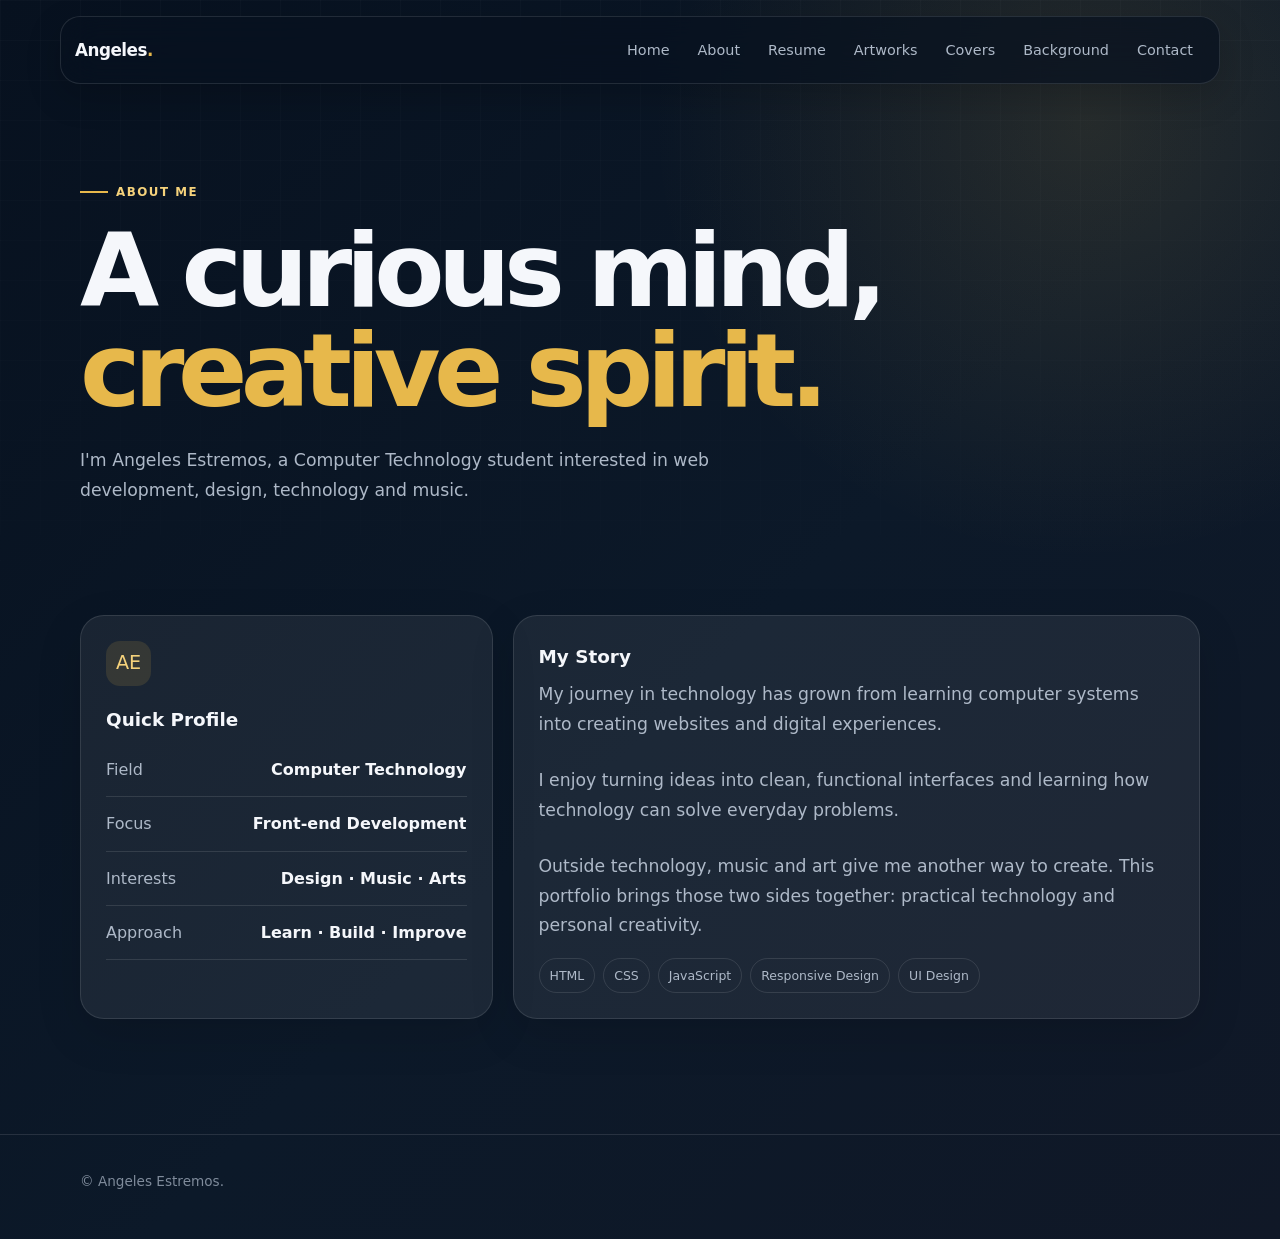
<file: about.html>
<!DOCTYPE html>
<html lang="en">

<head>
    <meta charset="UTF-8">
    <meta name="viewport" content="width=device-width, initial-scale=1.0">

    <title>About — Angeles Estremos</title>

    <meta name="description"
        content="Learn more about Angeles Estremos, his background, interests, technology skills and creative work.">

    <link rel="stylesheet" href="style.css">
</head>

<body>

    <nav class="nav">

        <div class="nav-inner">

            <a class="logo" href="index.html">
                Angeles<span>.</span>
            </a>

            <button class="menu" aria-label="Open menu">
                ☰
            </button>

            <div class="nav-links">

                <a href="index.html">Home</a>
                <a href="about.html">About</a>
                <a href="resume.html">Resume</a>
                <a href="artsworks.html">Artworks</a>
                <a href="covers.html">Covers</a>
                <a href="background.html">Background</a>
                <a href="contact.html">Contact</a>

            </div>

        </div>

    </nav>


    <main>

        <section class="page-head container reveal">

            <div class="eyebrow">
                About me
            </div>

            <h1>
                A curious mind,
                <br>
                <em>creative spirit.</em>
            </h1>

            <p class="lead">
                I'm Angeles Estremos, a Computer Technology student
                interested in web development, design, technology
                and music.
            </p>

        </section>


        <section class="section container">

            <div class="profile">


                <div class="card">

                    <div class="icon">
                        AE
                    </div>

                    <h3>
                        Quick Profile
                    </h3>

                    <div class="stat">
                        <span>Field</span>
                        <strong>Computer Technology</strong>
                    </div>

                    <div class="stat">
                        <span>Focus</span>
                        <strong>Front-end Development</strong>
                    </div>

                    <div class="stat">
                        <span>Interests</span>
                        <strong>Design · Music · Arts</strong>
                    </div>

                    <div class="stat">
                        <span>Approach</span>
                        <strong>Learn · Build · Improve</strong>
                    </div>

                </div>


                <div class="card">

                    <h3>
                        My Story
                    </h3>

                    <p class="lead">
                        My journey in technology has grown from learning
                        computer systems into creating websites and
                        digital experiences.
                    </p>

                    <br>

                    <p class="lead">
                        I enjoy turning ideas into clean, functional
                        interfaces and learning how technology can solve
                        everyday problems.
                    </p>

                    <br>

                    <p class="lead">
                        Outside technology, music and art give me another
                        way to create. This portfolio brings those two
                        sides together: practical technology and personal
                        creativity.
                    </p>


                    <div class="tags">

                        <span class="tag">HTML</span>
                        <span class="tag">CSS</span>
                        <span class="tag">JavaScript</span>
                        <span class="tag">Responsive Design</span>
                        <span class="tag">UI Design</span>

                    </div>

                </div>

            </div>

        </section>

    </main>


    <footer>

        <div class="container">

            © <span class="year"></span>
            Angeles Estremos.

        </div>

    </footer>


    <script src="script.js"></script>

</body>

</html>
</file>
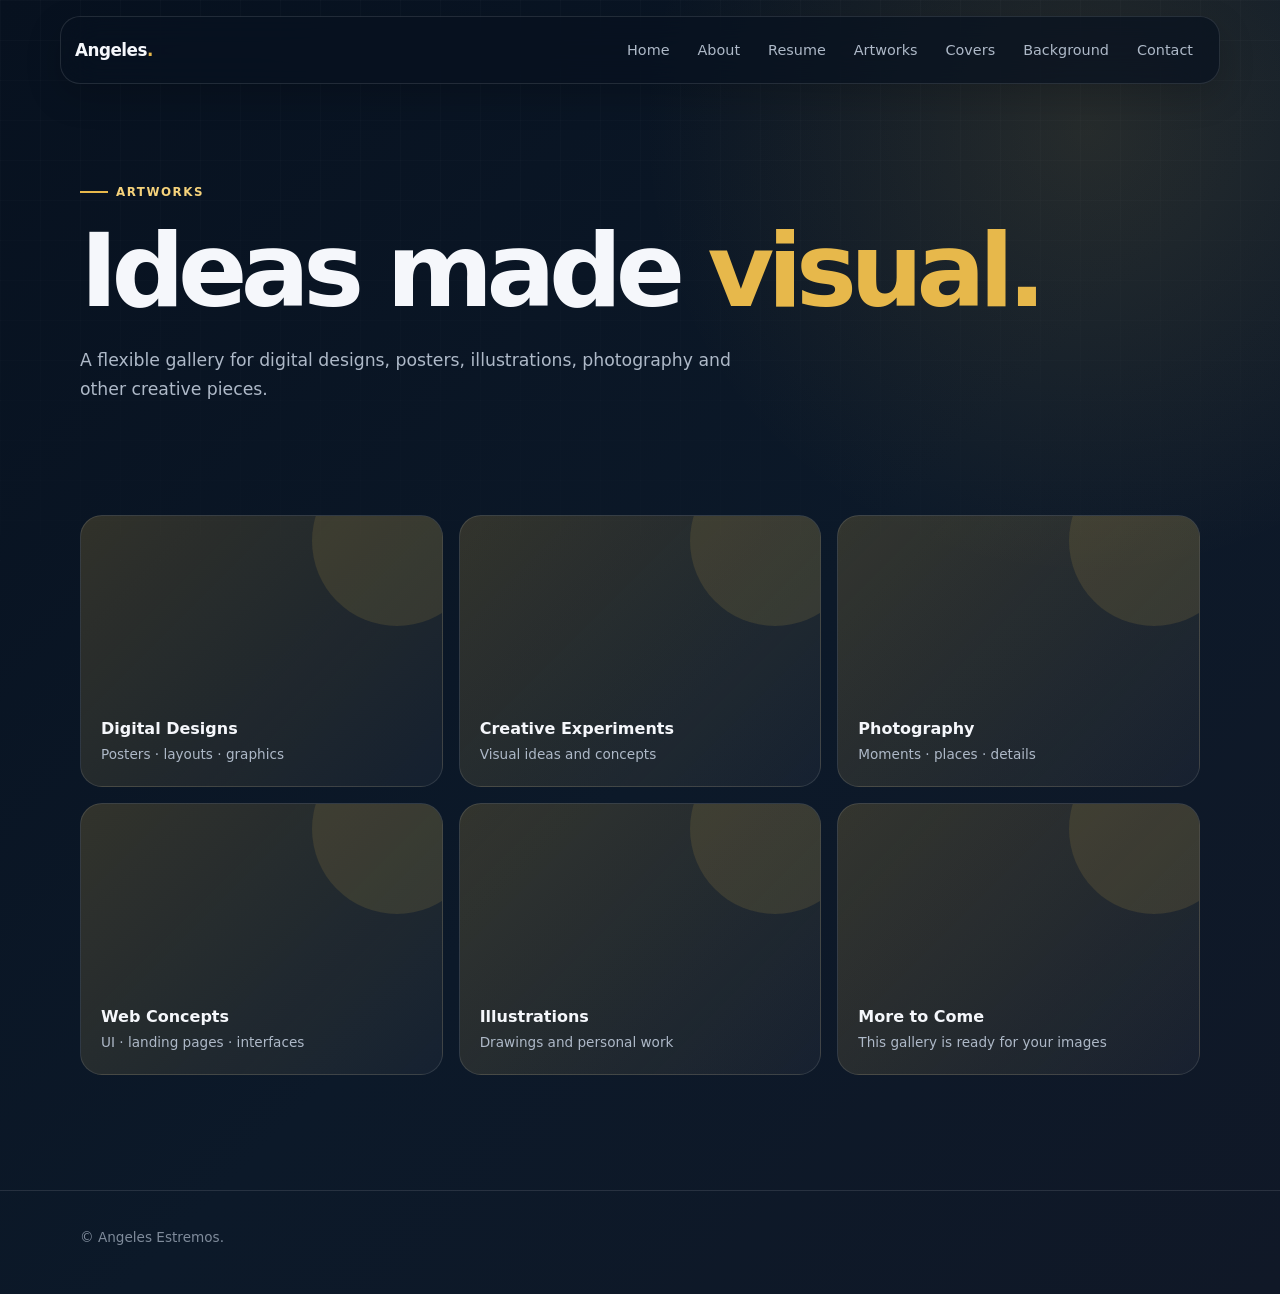
<file: artworks.html>
<!DOCTYPE html>
<html lang="en">

<head>

    <meta charset="UTF-8">
    <meta name="viewport" content="width=device-width, initial-scale=1.0">

    <title>Artworks — Angeles Estremos</title>

    <meta name="description"
        content="Creative artworks, digital designs and visual projects by Angeles Estremos.">

    <link rel="stylesheet" href="style.css">

</head>


<body>


    <nav class="nav">

        <div class="nav-inner">

            <a class="logo" href="index.html">
                Angeles<span>.</span>
            </a>

            <button class="menu" aria-label="Open menu">
                ☰
            </button>

            <div class="nav-links">

                <a href="index.html">Home</a>
                <a href="about.html">About</a>
                <a href="resume.html">Resume</a>
                <a href="artsworks.html">Artworks</a>
                <a href="covers.html">Covers</a>
                <a href="background.html">Background</a>
                <a href="contact.html">Contact</a>

            </div>

        </div>

    </nav>


    <main>


        <section class="page-head container reveal">

            <div class="eyebrow">
                Artworks
            </div>

            <h1>
                Ideas made
                <em>visual.</em>
            </h1>

            <p class="lead">
                A flexible gallery for digital designs, posters,
                illustrations, photography and other creative pieces.
            </p>

        </section>


        <section class="section container">


            <div class="gallery">


                <div class="art">

                    <strong>
                        Digital Designs
                    </strong>

                    <span>
                        Posters · layouts · graphics
                    </span>

                </div>


                <div class="art">

                    <strong>
                        Creative Experiments
                    </strong>

                    <span>
                        Visual ideas and concepts
                    </span>

                </div>


                <div class="art">

                    <strong>
                        Photography
                    </strong>

                    <span>
                        Moments · places · details
                    </span>

                </div>


                <div class="art">

                    <strong>
                        Web Concepts
                    </strong>

                    <span>
                        UI · landing pages · interfaces
                    </span>

                </div>


                <div class="art">

                    <strong>
                        Illustrations
                    </strong>

                    <span>
                        Drawings and personal work
                    </span>

                </div>


                <div class="art">

                    <strong>
                        More to Come
                    </strong>

                    <span>
                        This gallery is ready for your images
                    </span>

                </div>


            </div>


        </section>

    </main>


    <footer>

        <div class="container">

            © <span class="year"></span>
            Angeles Estremos.

        </div>

    </footer>


    <script src="script.js"></script>

</body>

</html>
</file>
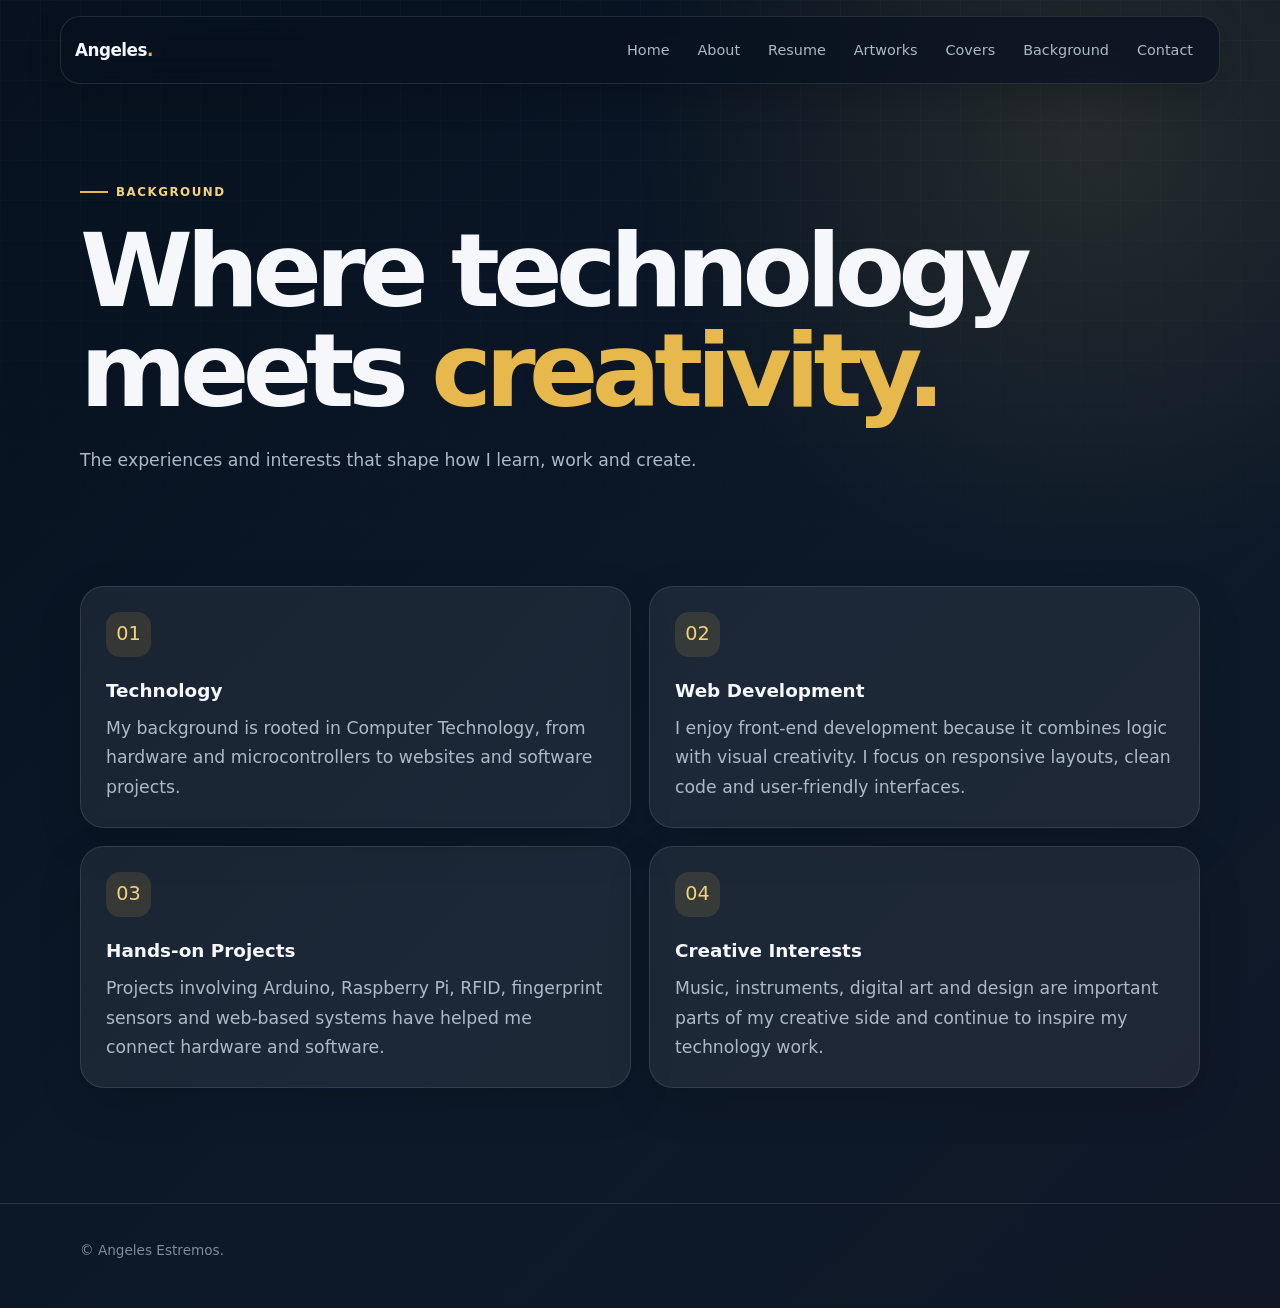
<file: background.html>
<!DOCTYPE html>
<html lang="en">

<head>

    <meta charset="UTF-8">
    <meta name="viewport" content="width=device-width, initial-scale=1.0">

    <title>Background — Angeles Estremos</title>

    <meta name="description"
        content="The technology, projects and creative interests behind Angeles Estremos.">

    <link rel="stylesheet" href="style.css">

</head>


<body>


    <nav class="nav">

        <div class="nav-inner">

            <a class="logo" href="index.html">
                Angeles<span>.</span>
            </a>

            <button class="menu" aria-label="Open menu">
                ☰
            </button>

            <div class="nav-links">

                <a href="index.html">Home</a>
                <a href="about.html">About</a>
                <a href="resume.html">Resume</a>
                <a href="artsworks.html">Artworks</a>
                <a href="covers.html">Covers</a>
                <a href="background.html">Background</a>
                <a href="contact.html">Contact</a>

            </div>

        </div>

    </nav>


    <main>


        <section class="page-head container reveal">

            <div class="eyebrow">
                Background
            </div>

            <h1>
                Where technology meets
                <em>creativity.</em>
            </h1>

            <p class="lead">
                The experiences and interests that shape how I learn,
                work and create.
            </p>

        </section>


        <section class="section container">


            <div class="grid two">


                <div class="card">

                    <div class="icon">
                        01
                    </div>

                    <h3>
                        Technology
                    </h3>

                    <p class="lead">
                        My background is rooted in Computer Technology,
                        from hardware and microcontrollers to websites
                        and software projects.
                    </p>

                </div>


                <div class="card">

                    <div class="icon">
                        02
                    </div>

                    <h3>
                        Web Development
                    </h3>

                    <p class="lead">
                        I enjoy front-end development because it combines
                        logic with visual creativity. I focus on responsive
                        layouts, clean code and user-friendly interfaces.
                    </p>

                </div>


                <div class="card">

                    <div class="icon">
                        03
                    </div>

                    <h3>
                        Hands-on Projects
                    </h3>

                    <p class="lead">
                        Projects involving Arduino, Raspberry Pi, RFID,
                        fingerprint sensors and web-based systems have
                        helped me connect hardware and software.
                    </p>

                </div>


                <div class="card">

                    <div class="icon">
                        04
                    </div>

                    <h3>
                        Creative Interests
                    </h3>

                    <p class="lead">
                        Music, instruments, digital art and design are
                        important parts of my creative side and continue
                        to inspire my technology work.
                    </p>

                </div>


            </div>


        </section>

    </main>


    <footer>

        <div class="container">

            © <span class="year"></span>
            Angeles Estremos.

        </div>

    </footer>


    <script src="script.js"></script>

</body>

</html>
</file>
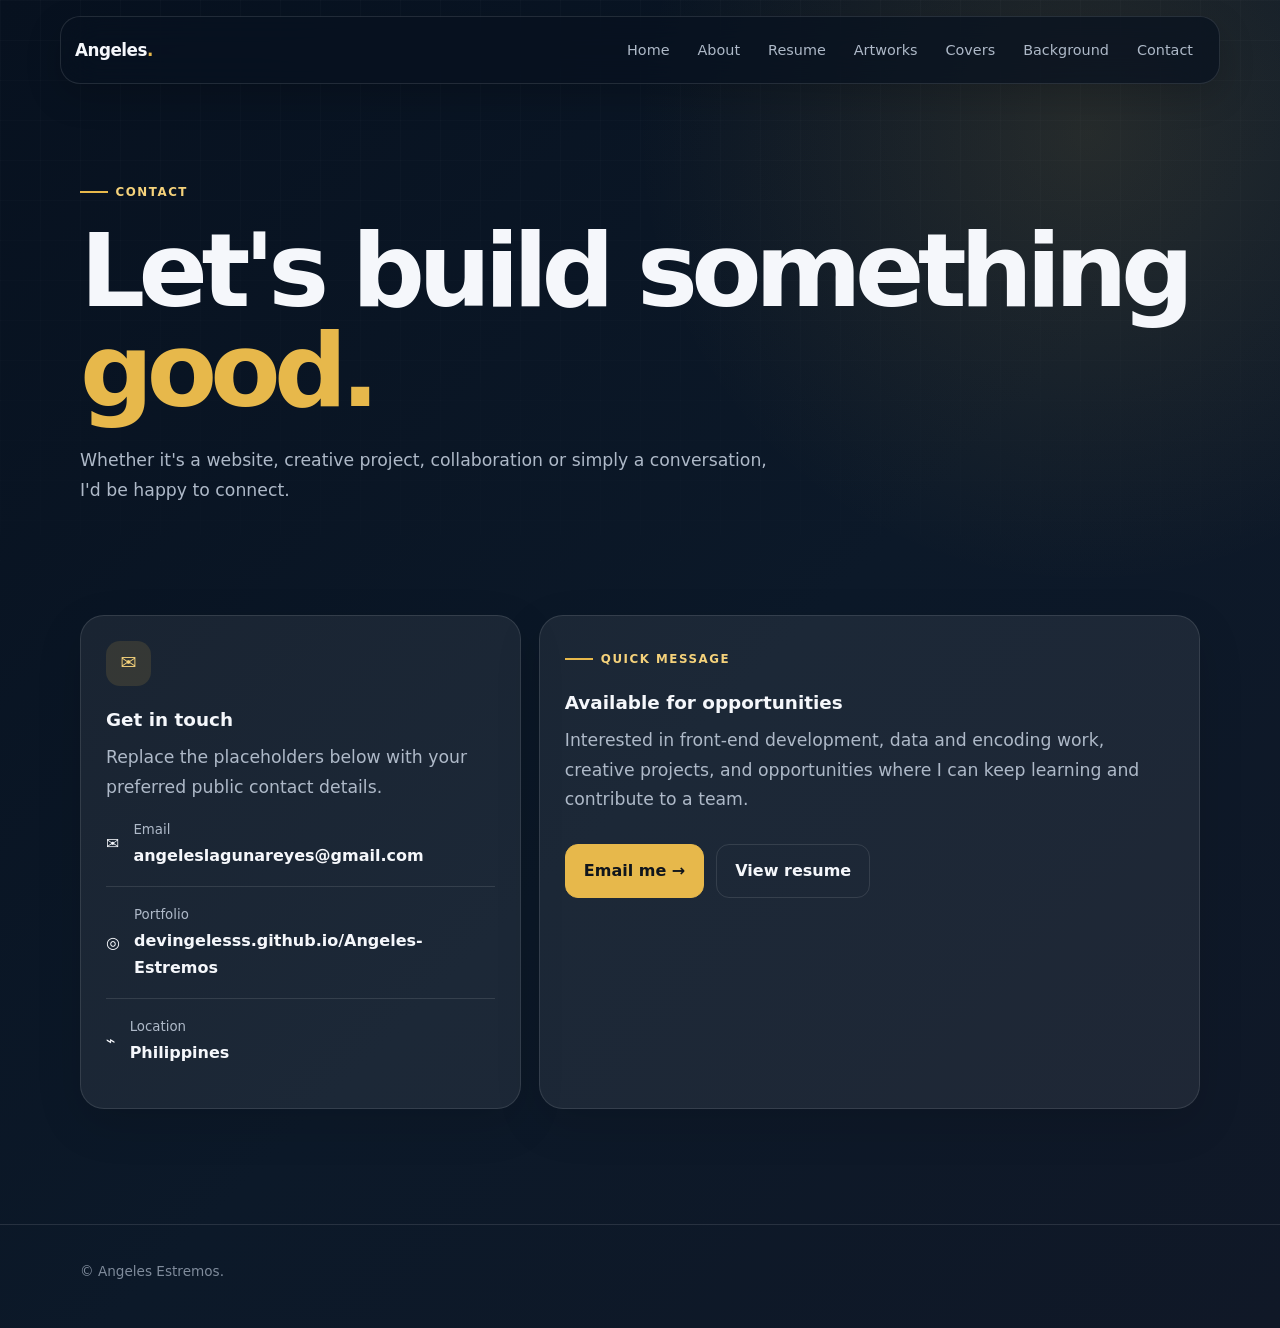
<file: contact.html>
<!DOCTYPE html>
<html lang="en">

<head>

    <meta charset="UTF-8">
    <meta name="viewport" content="width=device-width, initial-scale=1.0">

    <title>Contact — Angeles Estremos</title>

    <meta name="description"
        content="Contact Angeles Estremos for web development, creative projects and opportunities.">

    <link rel="stylesheet" href="style.css">

</head>


<body>


    <nav class="nav">

        <div class="nav-inner">

            <a class="logo" href="index.html">
                Angeles<span>.</span>
            </a>

            <button class="menu" aria-label="Open menu">
                ☰
            </button>

            <div class="nav-links">

                <a href="index.html">Home</a>
                <a href="about.html">About</a>
                <a href="resume.html">Resume</a>
                <a href="artsworks.html">Artworks</a>
                <a href="covers.html">Covers</a>
                <a href="background.html">Background</a>
                <a href="contact.html">Contact</a>

            </div>

        </div>

    </nav>


    <main>


        <section class="page-head container reveal">

            <div class="eyebrow">
                Contact
            </div>

            <h1>
                Let's build something
                <em>good.</em>
            </h1>

            <p class="lead">
                Whether it's a website, creative project,
                collaboration or simply a conversation,
                I'd be happy to connect.
            </p>

        </section>


        <section class="section container">


            <div class="contact-grid">


                <div class="card">

                    <div class="icon">
                        ✉
                    </div>

                    <h3>
                        Get in touch
                    </h3>

                    <p class="lead">
                        Replace the placeholders below with your
                        preferred public contact details.
                    </p>


                    <div class="contact-link">

                        <span>
                            ✉
                        </span>

                        <div>

                            <small>
                                Email
                            </small>

                            <strong>
                                angeleslagunareyes@gmail.com
                            </strong>

                        </div>

                    </div>


                    <div class="contact-link">

                        <span>
                            ◎
                        </span>

                        <div>

                            <small>
                                Portfolio
                            </small>

                            <strong>
                                devingelesss.github.io/Angeles-Estremos
                            </strong>

                        </div>

                    </div>


                    <div class="contact-link">

                        <span>
                            ⌁
                        </span>

                        <div>

                            <small>
                                Location
                            </small>

                            <strong>
                                Philippines
                            </strong>

                        </div>

                    </div>

                </div>


                <div class="card">

                    <div class="eyebrow">
                        Quick Message
                    </div>

                    <h3>
                        Available for opportunities
                    </h3>

                    <p class="lead">
                        Interested in front-end development,
                        data and encoding work, creative projects,
                        and opportunities where I can keep learning
                        and contribute to a team.
                    </p>


                    <div class="actions">

                        <a class="btn primary"
                            href="mailto:your-email@example.com">

                            Email me →

                        </a>


                        <a class="btn"
                            href="resume.html">

                            View resume

                        </a>

                    </div>

                </div>


            </div>


        </section>

    </main>


    <footer>

        <div class="container">

            © <span class="year"></span>
            Angeles Estremos.

        </div>

    </footer>


    <script src="script.js"></script>

</body>

</html>
</file>
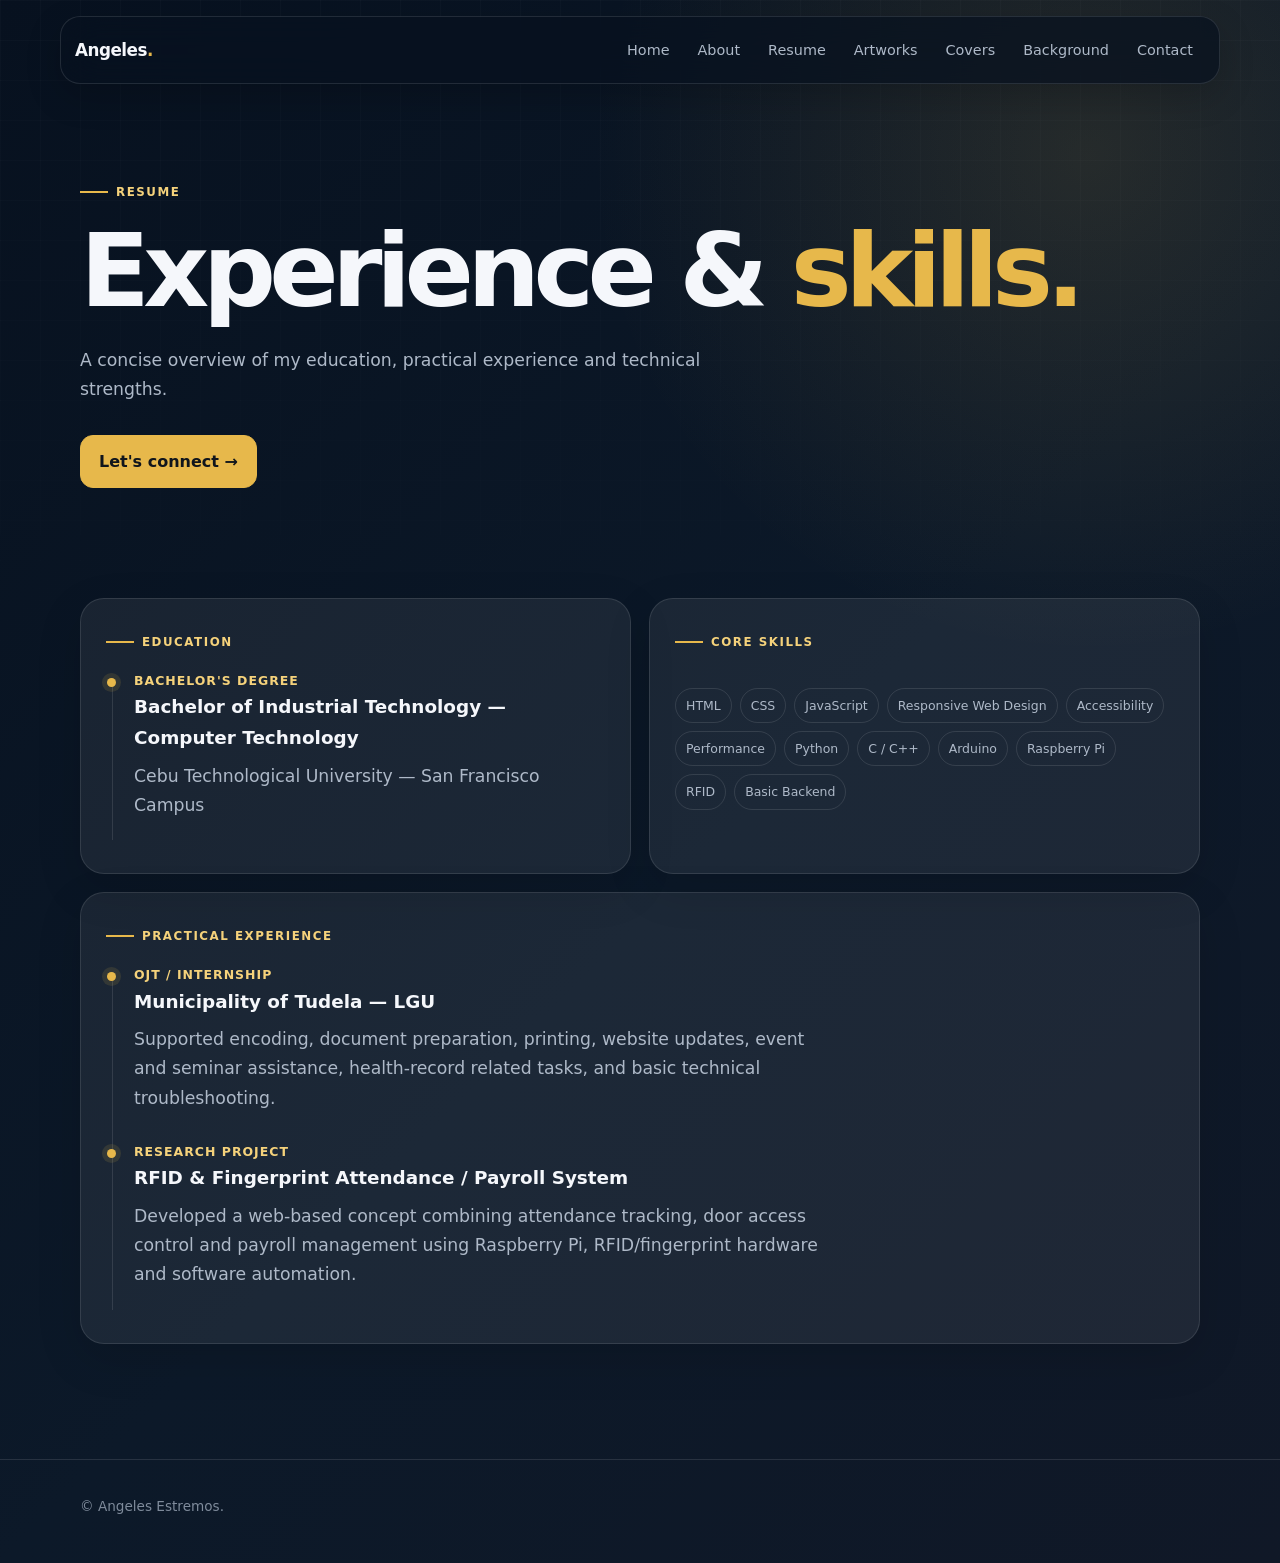
<file: resume.html>
<!DOCTYPE html>
<html lang="en">

<head>

    <meta charset="UTF-8">
    <meta name="viewport" content="width=device-width, initial-scale=1.0">

    <title>Resume — Angeles Estremos</title>

    <meta name="description"
        content="Resume of Angeles Estremos including education, skills, OJT experience and technical projects.">

    <link rel="stylesheet" href="style.css">

</head>


<body>


    <nav class="nav">

        <div class="nav-inner">

            <a class="logo" href="index.html">
                Angeles<span>.</span>
            </a>

            <button class="menu" aria-label="Open menu">
                ☰
            </button>

            <div class="nav-links">

                <a href="index.html">Home</a>
                <a href="about.html">About</a>
                <a href="resume.html">Resume</a>
                <a href="artsworks.html">Artworks</a>
                <a href="covers.html">Covers</a>
                <a href="background.html">Background</a>
                <a href="contact.html">Contact</a>

            </div>

        </div>

    </nav>


    <main>


        <section class="page-head container reveal">

            <div class="eyebrow">
                Resume
            </div>

            <h1>
                Experience &
                <em>skills.</em>
            </h1>

            <p class="lead">
                A concise overview of my education, practical experience
                and technical strengths.
            </p>

            <div class="actions">

                <a class="btn primary" href="contact.html">
                    Let's connect →
                </a>

            </div>

        </section>


        <section class="section container">


            <div class="grid two">


                <!-- EDUCATION -->

                <div class="card">

                    <div class="eyebrow">
                        Education
                    </div>

                    <div class="timeline">

                        <div class="timeline-item">

                            <div class="date">
                                Bachelor's Degree
                            </div>

                            <h3>
                                Bachelor of Industrial Technology —
                                Computer Technology
                            </h3>

                            <p class="lead">
                                Cebu Technological University —
                                San Francisco Campus
                            </p>

                        </div>

                    </div>

                </div>


                <!-- SKILLS -->

                <div class="card">

                    <div class="eyebrow">
                        Core Skills
                    </div>

                    <div class="tags">

                        <span class="tag">HTML</span>
                        <span class="tag">CSS</span>
                        <span class="tag">JavaScript</span>
                        <span class="tag">Responsive Web Design</span>
                        <span class="tag">Accessibility</span>
                        <span class="tag">Performance</span>
                        <span class="tag">Python</span>
                        <span class="tag">C / C++</span>
                        <span class="tag">Arduino</span>
                        <span class="tag">Raspberry Pi</span>
                        <span class="tag">RFID</span>
                        <span class="tag">Basic Backend</span>

                    </div>

                </div>

            </div>


            <!-- EXPERIENCE -->

            <div class="card" style="margin-top:18px">

                <div class="eyebrow">
                    Practical Experience
                </div>


                <div class="timeline">


                    <div class="timeline-item">

                        <div class="date">
                            OJT / Internship
                        </div>

                        <h3>
                            Municipality of Tudela — LGU
                        </h3>

                        <p class="lead">
                            Supported encoding, document preparation,
                            printing, website updates, event and seminar
                            assistance, health-record related tasks,
                            and basic technical troubleshooting.
                        </p>

                    </div>


                    <div class="timeline-item">

                        <div class="date">
                            Research Project
                        </div>

                        <h3>
                            RFID & Fingerprint Attendance /
                            Payroll System
                        </h3>

                        <p class="lead">
                            Developed a web-based concept combining
                            attendance tracking, door access control
                            and payroll management using Raspberry Pi,
                            RFID/fingerprint hardware and software
                            automation.
                        </p>

                    </div>


                </div>

            </div>


        </section>


    </main>


    <footer>

        <div class="container">

            © <span class="year"></span>
            Angeles Estremos.

        </div>

    </footer>


    <script src="script.js"></script>

</body>

</html>
</file>
<file: style.css>
:root {
    --bg: #07111f;
    --bg2: #0c1929;

    --card: rgba(255, 255, 255, 0.065);
    --card2: rgba(255, 255, 255, 0.095);

    --text: #f5f7fb;
    --muted: #aeb9c8;

    --gold: #e7b84b;
    --gold2: #f5d27b;

    --line: rgba(255, 255, 255, 0.11);

    --shadow: 0 24px 70px rgba(0, 0, 0, 0.28);

    --radius: 24px;

    --max: 1120px;
}


/* RESET */

* {
    box-sizing: border-box;
    margin: 0;
    padding: 0;
}


html {
    scroll-behavior: smooth;
}


body {

    font-family:
        Inter,
        ui-sans-serif,
        system-ui,
        -apple-system,
        BlinkMacSystemFont,
        "Segoe UI",
        sans-serif;

    background:

        radial-gradient(
            circle at 85% 10%,
            rgba(231, 184, 75, 0.12),
            transparent 28%
        ),

        linear-gradient(
            135deg,
            var(--bg),
            var(--bg2) 55%,
            #101827
        );

    color: var(--text);

    min-height: 100vh;

    line-height: 1.7;

}


/* GRID BACKGROUND */

body::before {

    content: "";

    position: fixed;

    inset: 0;

    pointer-events: none;

    background:

        linear-gradient(
            rgba(255,255,255,.018) 1px,
            transparent 1px
        ),

        linear-gradient(
            90deg,
            rgba(255,255,255,.018) 1px,
            transparent 1px
        );

    background-size: 40px 40px;

    mask-image:
        linear-gradient(
            to bottom,
            black,
            transparent 85%
        );

}


/* LINKS */

a {

    color: inherit;

    text-decoration: none;

}


/* CONTAINER */

.container {

    width:
        min(
            calc(100% - 40px),
            var(--max)
        );

    margin: auto;

}


/* NAVIGATION */

.nav {

    position: sticky;

    top: 16px;

    z-index: 20;

    width:
        min(
            calc(100% - 28px),
            1160px
        );

    margin: 16px auto 0;

    padding: 12px 14px;

    border:
        1px solid var(--line);

    background:
        rgba(7,17,31,.72);

    backdrop-filter:
        blur(18px);

    border-radius: 20px;

    box-shadow:
        0 12px 35px rgba(0,0,0,.18);

}


.nav-inner {

    display: flex;

    align-items: center;

    justify-content: space-between;

    gap: 20px;

}


.logo {

    font-weight: 800;

    letter-spacing: -.03em;

    font-size: 1.05rem;

}


.logo span {

    color: var(--gold);

}


.nav-links {

    display: flex;

    gap: 4px;

    align-items: center;

}


.nav-links a {

    padding: 9px 12px;

    border-radius: 12px;

    color: var(--muted);

    font-size: .9rem;

    transition: .2s;

}


.nav-links a:hover,
.nav-links a.active {

    color: var(--text);

    background:
        rgba(255,255,255,.08);

}


.menu {

    display: none;

    border:
        1px solid var(--line);

    background: transparent;

    color: white;

    border-radius: 10px;

    padding: 8px 10px;

    font-size: 1.1rem;

}


/* HERO */

.hero {

    padding:
        100px 0 75px;

    display: grid;

    grid-template-columns:
        1.35fr .65fr;

    gap: 55px;

    align-items: center;

}


/* EYEBROW */

.eyebrow {

    display: inline-flex;

    align-items: center;

    gap: 8px;

    color: var(--gold2);

    font-weight: 700;

    text-transform: uppercase;

    letter-spacing: .13em;

    font-size: .74rem;

    margin-bottom: 18px;

}


.eyebrow::before {

    content: "";

    width: 28px;

    height: 2px;

    background: var(--gold);

}


/* HEADINGS */

h1 {

    font-size:
        clamp(
            3.1rem,
            8vw,
            6.4rem
        );

    line-height: .98;

    letter-spacing: -.065em;

    margin-bottom: 25px;

}


h1 em {

    font-style: normal;

    color: var(--gold);

}


h2 {

    font-size:
        clamp(
            2rem,
            4vw,
            3.2rem
        );

    line-height: 1.05;

    letter-spacing: -.045em;

    margin-bottom: 14px;

}


h3 {

    font-size: 1.15rem;

    margin-bottom: 8px;

}


/* TEXT */

.lead {

    font-size: 1.08rem;

    color: var(--muted);

    max-width: 690px;

}


/* BUTTONS */

.actions {

    display: flex;

    gap: 12px;

    flex-wrap: wrap;

    margin-top: 30px;

}


.btn {

    display: inline-flex;

    align-items: center;

    justify-content: center;

    padding: 12px 18px;

    border-radius: 13px;

    font-weight: 750;

    border:
        1px solid var(--line);

    transition: .2s;

}


.btn.primary {

    background: var(--gold);

    color: #10151c;

    border-color: var(--gold);

}


.btn:hover {

    transform:
        translateY(-2px);

    filter:
        brightness(1.06);

}


/* HERO CARD */

.hero-card {

    min-height: 360px;

    border:
        1px solid var(--line);

    border-radius: 32px;

    background:
        linear-gradient(
            145deg,
            rgba(231,184,75,.18),
            rgba(255,255,255,.045)
        );

    box-shadow: var(--shadow);

    display: flex;

    align-items: center;

    justify-content: center;

    position: relative;

    overflow: hidden;

}


.hero-card::after {

    content: "";

    position: absolute;

    width: 230px;

    height: 230px;

    border-radius: 50%;

    background:
        rgba(231,184,75,.18);

    filter: blur(5px);

}
.avatar {
    width: 350px;
    height: 360px;
    overflow: hidden;
    margin: 0;
    padding: 0;
    background: none;
    border: none;
    border-radius: 0;
    box-shadow: none;
}

.avatar img {
    width: 100%;
    height: 100%;
    display: block;
    object-fit: cover;
    object-position: center;
    border: none;
    border-radius: 0;
    box-shadow: none;
    filter: none;
}

@media (max-width: 768px) {

    .avatar {
        width: 210px;
        height: 210px;
        margin: 20px auto;
    }

}

/* SECTIONS */

.section {

    padding: 75px 0;

}


.section-head {

    display: flex;

    justify-content: space-between;

    align-items: end;

    gap: 30px;

    margin-bottom: 30px;

}


.section-head p {

    color: var(--muted);

    max-width: 600px;

}


/* PAGE HEADER */

.page-head {

    padding:
        90px 0 35px;

}


.page-head p {

    color: var(--muted);

    max-width: 700px;

}


/* GRIDS */

.grid {

    display: grid;

    grid-template-columns:
        repeat(3, 1fr);

    gap: 18px;

}


.grid.two {

    grid-template-columns:
        repeat(2, 1fr);

}


/* CARDS */

.card {

    border:
        1px solid var(--line);

    background:
        var(--card);

    border-radius:
        var(--radius);

    padding: 25px;

    box-shadow:
        0 15px 45px
        rgba(0,0,0,.13);

    transition: .25s;

}


.card:hover {

    transform:
        translateY(-5px);

    background:
        var(--card2);

}


/* ICON */

.icon {

    width: 45px;

    height: 45px;

    border-radius: 14px;

    display: grid;

    place-items: center;

    background:
        rgba(231,184,75,.13);

    color: var(--gold2);

    font-size: 1.2rem;

    margin-bottom: 18px;

}


/* TAGS */

.tags {

    display: flex;

    gap: 8px;

    flex-wrap: wrap;

    margin-top: 18px;

}


.tag {

    padding:
        6px 10px;

    border:
        1px solid var(--line);

    border-radius:
        999px;

    color: var(--muted);

    font-size: .78rem;

}


/* PROFILE */

.profile {

    display: grid;

    grid-template-columns:
        .75fr 1.25fr;

    gap: 20px;

}


.stat {

    display: flex;

    justify-content: space-between;

    padding: 13px 0;

    border-bottom:
        1px solid var(--line);

    color: var(--muted);

}


.stat strong {

    color: var(--text);

}


/* TIMELINE */

.timeline {

    position: relative;

    padding-left: 28px;

}


.timeline::before {

    content: "";

    position: absolute;

    left: 6px;

    top: 8px;

    bottom: 8px;

    width: 1px;

    background:
        var(--line);

}


.timeline-item {

    position: relative;

    padding:
        0 0 28px;

}


.timeline-item::before {

    content: "";

    position: absolute;

    left: -27px;

    top: 8px;

    width: 9px;

    height: 9px;

    border-radius: 50%;

    background:
        var(--gold);

    box-shadow:
        0 0 0 5px
        rgba(231,184,75,.12);

}


.date {

    font-size: .78rem;

    color: var(--gold2);

    font-weight: 700;

    text-transform: uppercase;

    letter-spacing: .08em;

}


/* ARTWORKS */

.gallery {

    display: grid;

    grid-template-columns:
        repeat(3, 1fr);

    gap: 16px;

}


.art {

    aspect-ratio: 4 / 3;

    border-radius: 22px;

    border:
        1px solid var(--line);

    background:
        linear-gradient(
            135deg,
            rgba(231,184,75,.18),
            rgba(255,255,255,.04)
        );

    padding: 20px;

    display: flex;

    flex-direction: column;

    justify-content: end;

    overflow: hidden;

    position: relative;

}


.art::before {

    content: "";

    position: absolute;

    width: 170px;

    height: 170px;

    border-radius: 50%;

    background:
        rgba(231,184,75,.12);

    top: -60px;

    right: -40px;

}


.art strong,
.art span {

    position: relative;

}


.art span {

    color: var(--muted);

    font-size: .85rem;

}


/* MUSIC CARDS */

.cover-card {

    overflow: hidden;

    padding: 0;

}


.cover-visual {

    height: 190px;

    display: grid;

    place-items: center;

    background:
        linear-gradient(
            135deg,
            rgba(231,184,75,.22),
            rgba(255,255,255,.03)
        );

    font-size: 3rem;

}


.cover-body {

    padding: 22px;

}


.cover-body p {

    color: var(--muted);

    font-size: .9rem;

}


/* CONTACT */

.contact-grid {

    display: grid;

    grid-template-columns:
        .8fr 1.2fr;

    gap: 18px;

}


.contact-link {

    display: flex;

    align-items: center;

    gap: 14px;

    padding: 17px 0;

    border-bottom:
        1px solid var(--line);

}


.contact-link:last-child {

    border: 0;

}


.contact-link small {

    display: block;

    color: var(--muted);

}


/* FOOTER */

footer {

    padding:
        35px 0 45px;

    color: #7f8b9b;

    font-size: .85rem;

    border-top:
        1px solid var(--line);

    margin-top: 40px;

}


/* ANIMATION */

.reveal {

    animation:
        rise .7s ease both;

}


@keyframes rise {

    from {

        opacity: 0;

        transform:
            translateY(15px);

    }

    to {

        opacity: 1;

        transform:
            none;

    }

}


/* TABLET */

@media (max-width: 850px) {

    .nav-links {

        display: none;

        position: absolute;

        left: 0;

        right: 0;

        top: 68px;

        flex-direction: column;

        align-items: stretch;

        padding: 10px;

        background:
            rgba(7,17,31,.97);

        border:
            1px solid var(--line);

        border-radius: 16px;

    }


    .nav-links.open {

        display: flex;

    }


    .nav-links a {

        padding: 12px;

    }


    .menu {

        display: block;

    }


    .hero {

        grid-template-columns: 1fr;

        padding-top: 70px;

    }


    .hero-card {

        min-height: 270px;

    }


    .grid,
    .grid.two,
    .gallery,
    .profile,
    .contact-grid {

        grid-template-columns: 1fr;

    }


    .section-head {

        display: block;

    }


    .section-head p {

        margin-top: 10px;

    }

}


/* MOBILE */

@media (max-width: 500px) {

    .container {

        width:
            min(
                calc(100% - 28px),
                var(--max)
            );

    }


    .nav {

        top: 8px;

    }


    .hero {

        padding:
            65px 0 45px;

    }


    h1 {

        font-size: 3.2rem;

    }


    .section {

        padding: 50px 0;

    }


    .hero-card {

        min-height: 230px;

    }


    .avatar {

        width: 140px;

        height: 140px;

        font-size: 3rem;

    }

}
</file>
